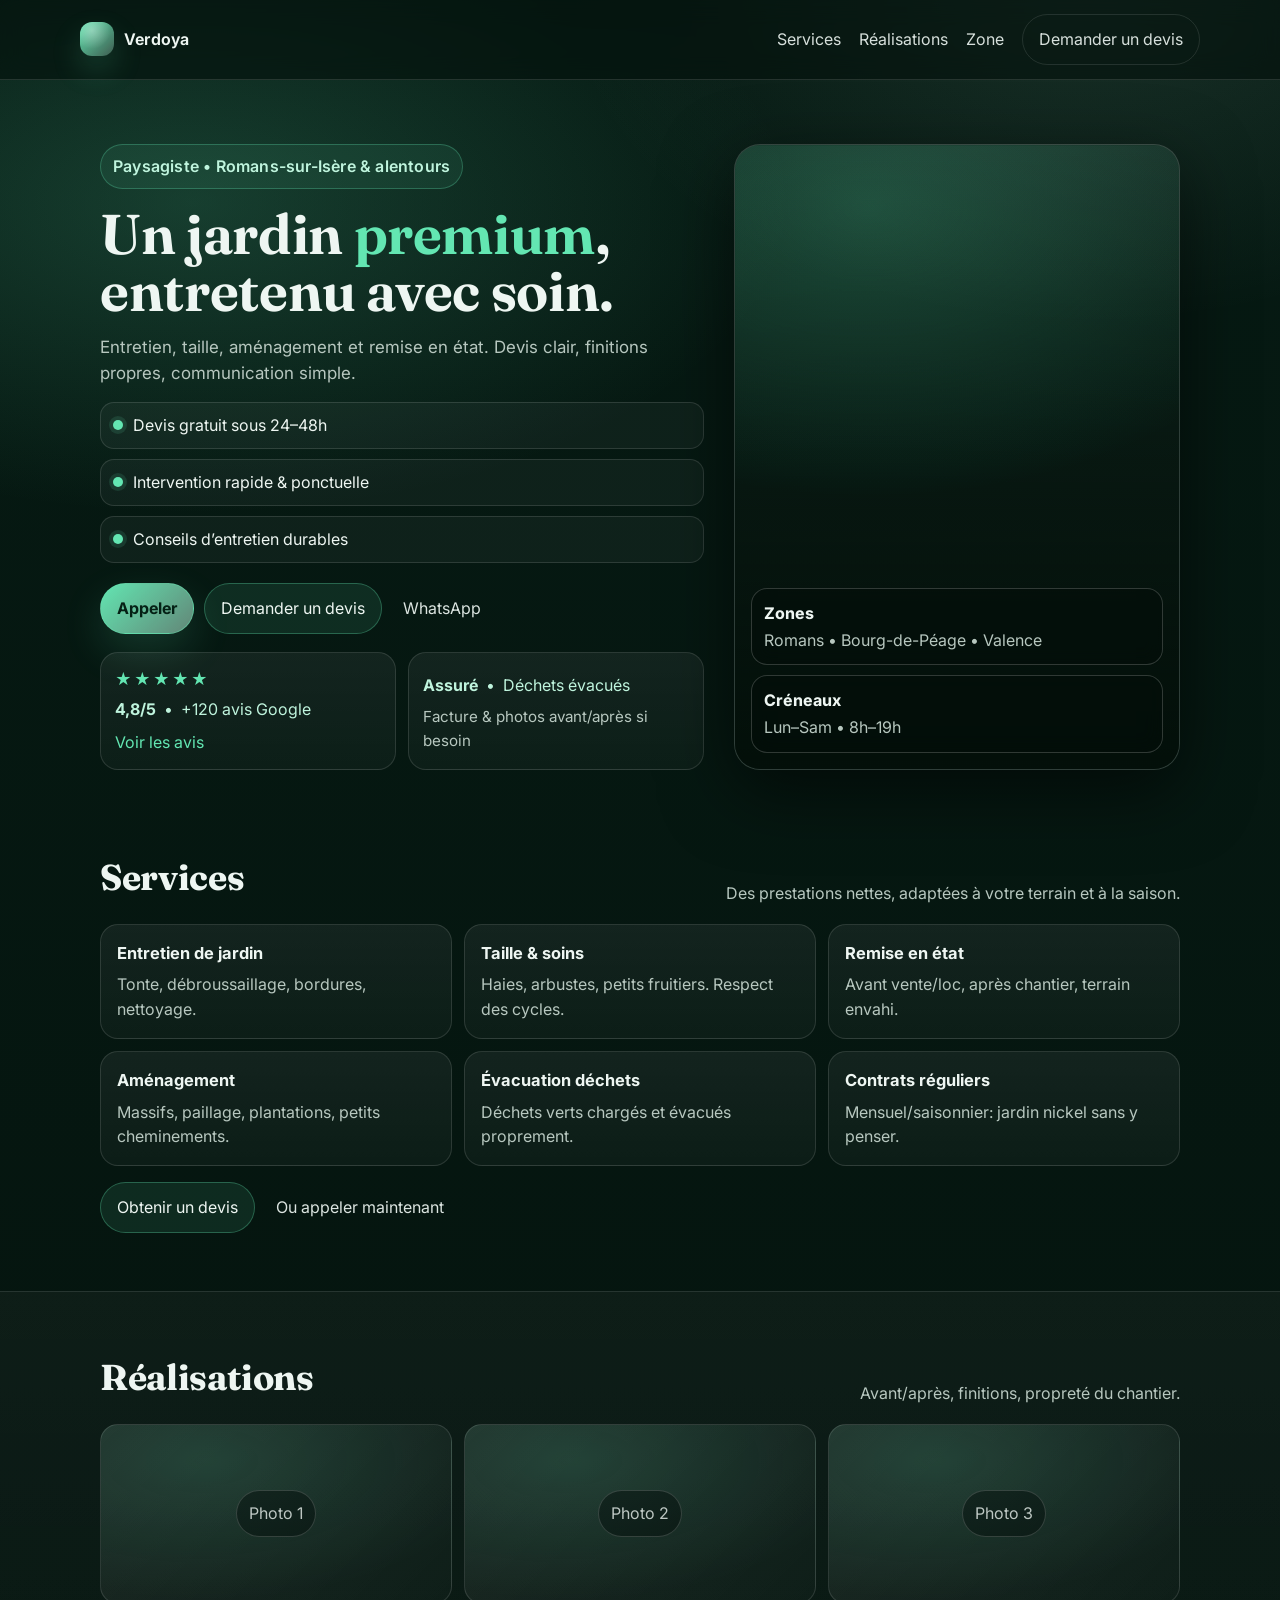
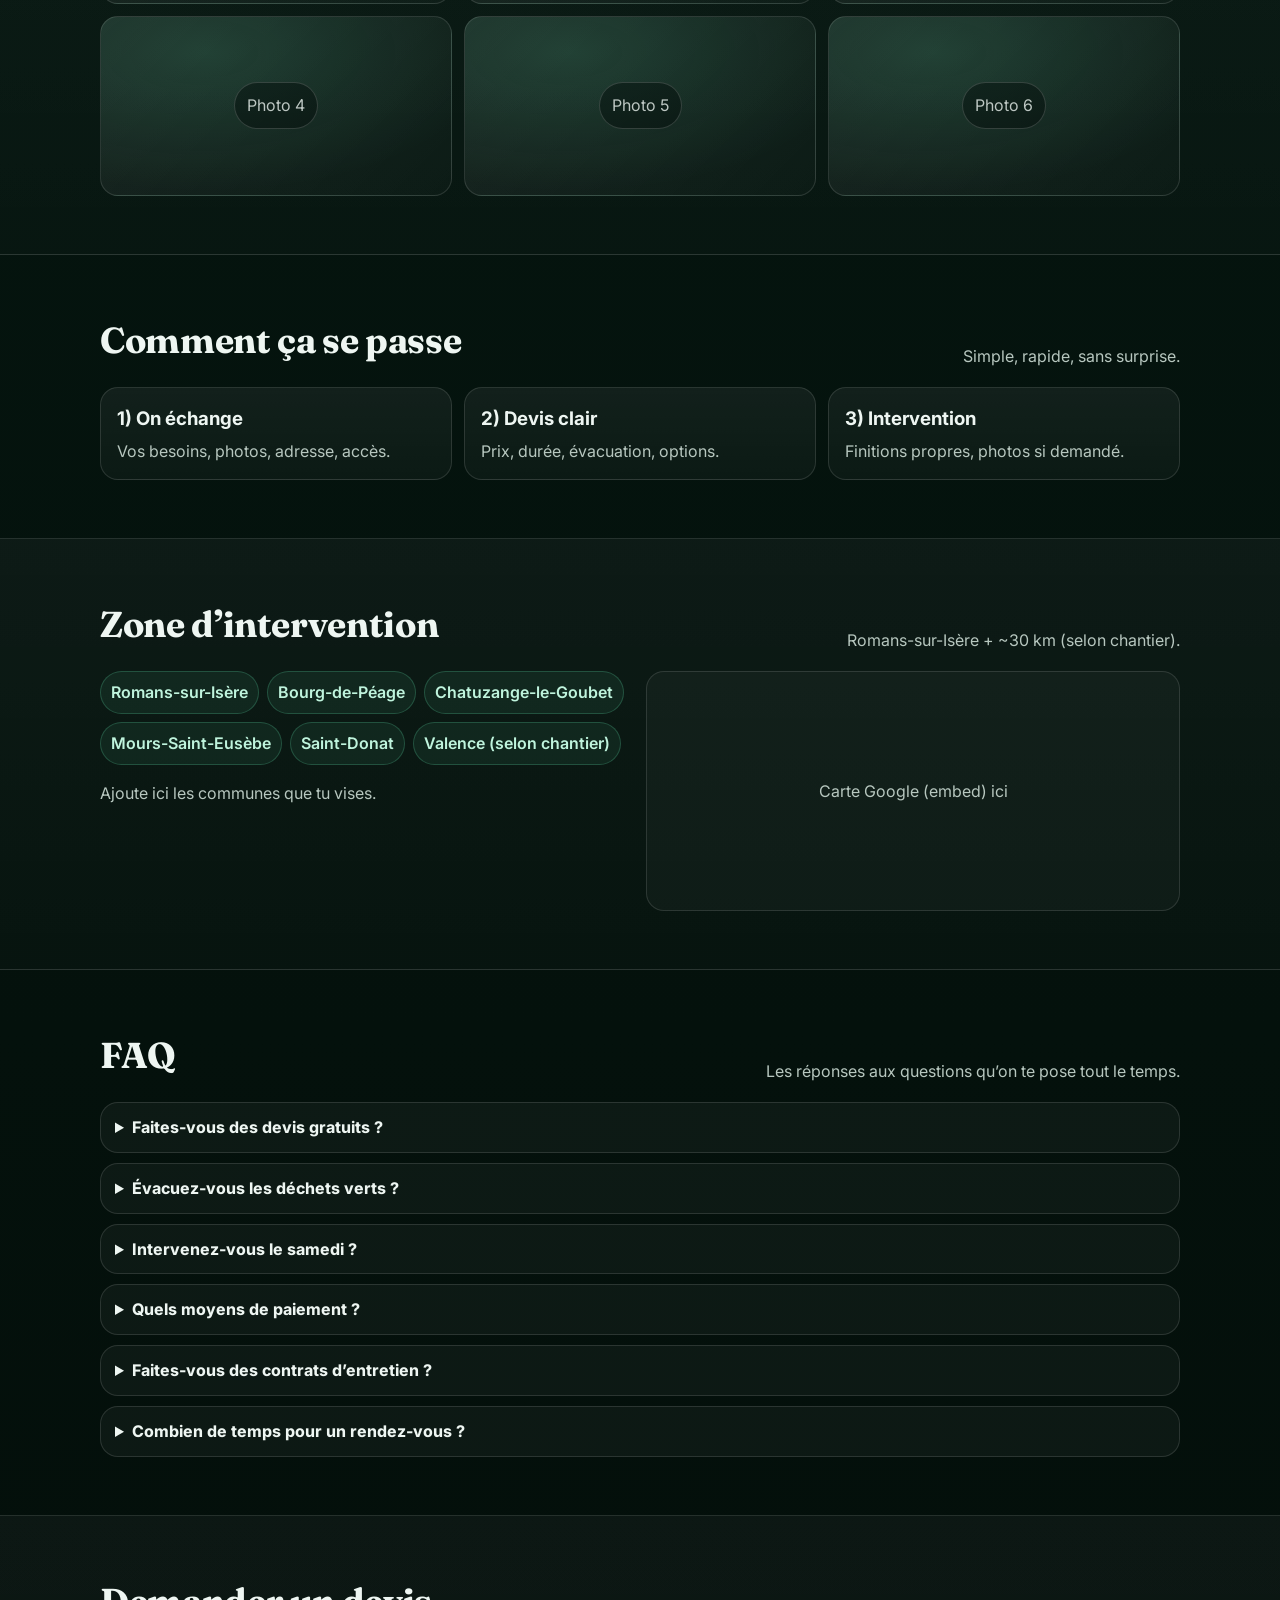
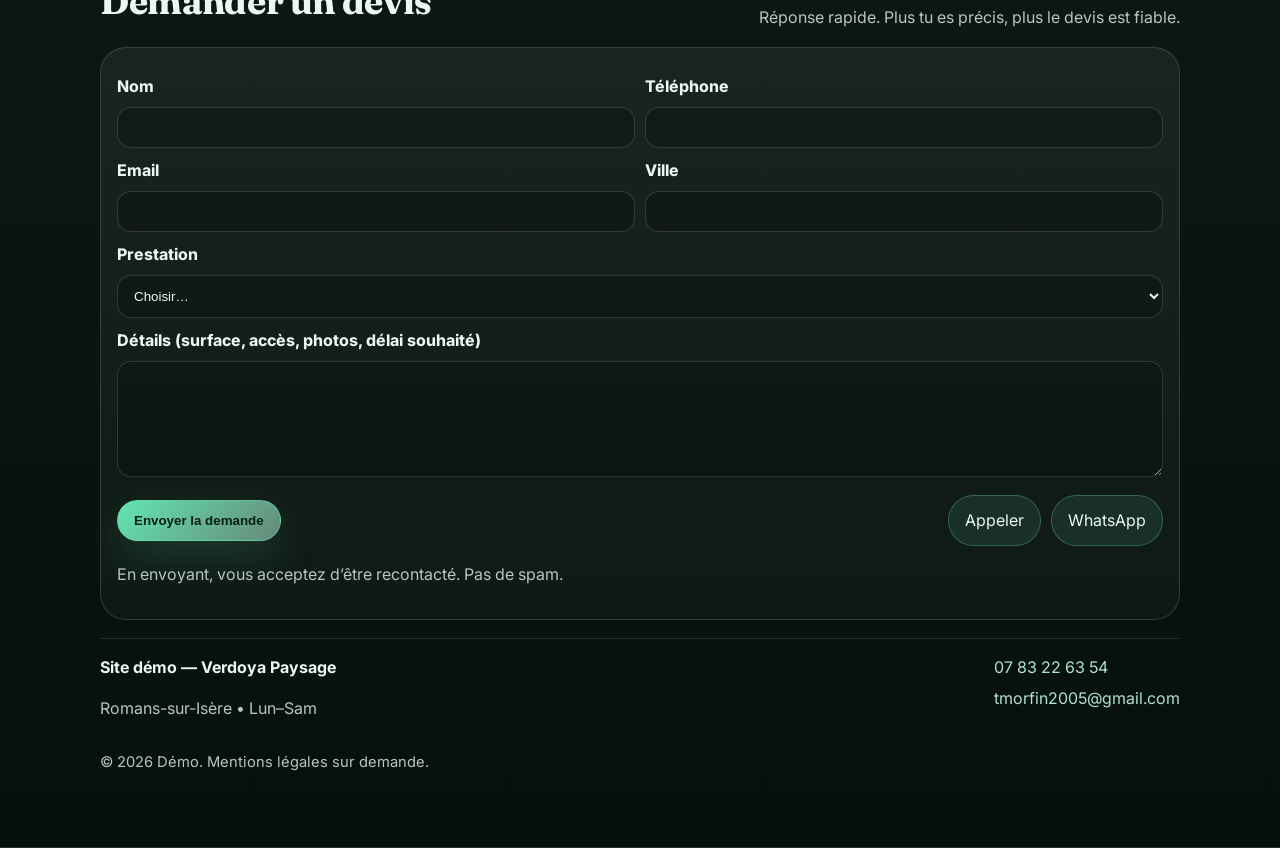
<file: index.html>
<!doctype html>
<html lang="fr">
<head>
  <meta charset="utf-8" />
  <meta name="viewport" content="width=device-width, initial-scale=1" />
  <title>Paysagiste à Romans-sur-Isère | Jardin premium & entretien</title>
  <meta name="description" content="Paysagiste à Romans-sur-Isère. Entretien de jardin, taille, création d'espaces verts. Devis gratuit. Intervention Romans + 30 km." />
  <link rel="preconnect" href="https://fonts.googleapis.com">
  <link rel="preconnect" href="https://fonts.gstatic.com" crossorigin>
  <link href="https://fonts.googleapis.com/css2?family=Fraunces:opsz,wght@9..144,500;9..144,650&family=Inter:wght@400;500;600&display=swap" rel="stylesheet">
  <link rel="stylesheet" href="./styles.css" />
  <meta name="theme-color" content="#0b2a1d" />
</head>
<body>
  <a class="skip" href="#contenu">Aller au contenu</a>

  <header class="topbar">
    <div class="container topbar__inner">
      <a class="brand" href="#">
        <span class="brand__mark" aria-hidden="true"></span>
        <span class="brand__text">Verdoya</span>
      </a>

      <nav class="nav" aria-label="Navigation">
        <a href="#services">Services</a>
        <a href="#realisations">Réalisations</a>
        <a href="#zone">Zone</a>
        <a class="btn btn--ghost" href="#contact">Demander un devis</a>
      </nav>

      <button class="navbtn" type="button" aria-expanded="false" aria-controls="navpanel">
        Menu
      </button>
    </div>

    <div class="navpanel" id="navpanel" hidden>
      <div class="container navpanel__inner">
        <a href="#services">Services</a>
        <a href="#realisations">Réalisations</a>
        <a href="#zone">Zone</a>
        <a href="#contact">Demander un devis</a>
      </div>
    </div>
  </header>

  <main id="contenu">
    <section class="hero">
      <div class="container hero__grid">
        <div class="hero__copy">
          <p class="badge">Paysagiste • Romans-sur-Isère & alentours</p>
          <h1>Un jardin <span class="accent">premium</span>, entretenu avec soin.</h1>
          <p class="lead">
            Entretien, taille, aménagement et remise en état. Devis clair, finitions propres, communication simple.
          </p>

          <ul class="ticks" role="list">
            <li>Devis gratuit sous 24–48h</li>
            <li>Intervention rapide & ponctuelle</li>
            <li>Conseils d’entretien durables</li>
          </ul>

          <div class="cta">
            <a class="btn btn--primary" href="tel:+33783226354">Appeler</a>
            <a class="btn btn--soft" href="#contact">Demander un devis</a>
            <a class="btn btn--link" href="https://wa.me/33783226354" target="_blank" rel="noreferrer">WhatsApp</a>
          </div>

          <div class="proof">
            <div class="proof__card">
              <div class="stars" aria-label="Note 4,8 sur 5">★★★★★</div>
              <div class="proof__meta">
                <strong>4,8/5</strong> • <span>+120 avis Google</span>
              </div>
              <a class="proof__link" href="#" aria-label="Voir les avis Google">Voir les avis</a>
            </div>

            <div class="proof__card">
              <div class="proof__meta">
                <strong>Assuré</strong> • <span>Déchets évacués</span>
              </div>
              <span class="proof__hint">Facture & photos avant/après si besoin</span>
            </div>
          </div>
        </div>

        <div class="hero__media" aria-hidden="true">
          <div class="hero__img"></div>
          <div class="hero__floating">
            <div class="chip"><strong>Zones</strong><span>Romans • Bourg-de-Péage • Valence</span></div>
            <div class="chip"><strong>Créneaux</strong><span>Lun–Sam • 8h–19h</span></div>
          </div>
        </div>
      </div>
    </section>

    <section class="section" id="services">
      <div class="container">
        <div class="section__head">
          <h2>Services</h2>
          <p>Des prestations nettes, adaptées à votre terrain et à la saison.</p>
        </div>

        <div class="cards">
          <article class="card">
            <h3>Entretien de jardin</h3>
            <p>Tonte, débroussaillage, bordures, nettoyage.</p>
          </article>
          <article class="card">
            <h3>Taille & soins</h3>
            <p>Haies, arbustes, petits fruitiers. Respect des cycles.</p>
          </article>
          <article class="card">
            <h3>Remise en état</h3>
            <p>Avant vente/loc, après chantier, terrain envahi.</p>
          </article>
          <article class="card">
            <h3>Aménagement</h3>
            <p>Massifs, paillage, plantations, petits cheminements.</p>
          </article>
          <article class="card">
            <h3>Évacuation déchets</h3>
            <p>Déchets verts chargés et évacués proprement.</p>
          </article>
          <article class="card">
            <h3>Contrats réguliers</h3>
            <p>Mensuel/saisonnier: jardin nickel sans y penser.</p>
          </article>
        </div>

        <div class="section__cta">
          <a class="btn btn--soft" href="#contact">Obtenir un devis</a>
          <a class="btn btn--link" href="tel:+33783226354">Ou appeler maintenant</a>
        </div>
      </div>
    </section>

    <section class="section section--alt" id="realisations">
      <div class="container">
        <div class="section__head">
          <h2>Réalisations</h2>
          <p>Avant/après, finitions, propreté du chantier.</p>
        </div>

        <div class="gallery">
          <figure class="shot"><span>Photo 1</span></figure>
          <figure class="shot"><span>Photo 2</span></figure>
          <figure class="shot"><span>Photo 3</span></figure>
          <figure class="shot"><span>Photo 4</span></figure>
          <figure class="shot"><span>Photo 5</span></figure>
          <figure class="shot"><span>Photo 6</span></figure>
        </div>
      </div>
    </section>

    <section class="section" id="process">
      <div class="container">
        <div class="section__head">
          <h2>Comment ça se passe</h2>
          <p>Simple, rapide, sans surprise.</p>
        </div>

        <ol class="steps">
          <li>
            <h3>1) On échange</h3>
            <p>Vos besoins, photos, adresse, accès.</p>
          </li>
          <li>
            <h3>2) Devis clair</h3>
            <p>Prix, durée, évacuation, options.</p>
          </li>
          <li>
            <h3>3) Intervention</h3>
            <p>Finitions propres, photos si demandé.</p>
          </li>
        </ol>
      </div>
    </section>

    <section class="section section--alt" id="zone">
      <div class="container">
        <div class="section__head">
          <h2>Zone d’intervention</h2>
          <p>Romans-sur-Isère + ~30 km (selon chantier).</p>
        </div>

        <div class="zone">
          <div class="zone__list">
            <ul class="pills" role="list">
              <li>Romans-sur-Isère</li>
              <li>Bourg-de-Péage</li>
              <li>Chatuzange-le-Goubet</li>
              <li>Mours-Saint-Eusèbe</li>
              <li>Saint-Donat</li>
              <li>Valence (selon chantier)</li>
            </ul>
            <p class="muted">Ajoute ici les communes que tu vises.</p>
          </div>
          <div class="zone__map" aria-label="Carte">
            <div class="mapplaceholder">Carte Google (embed) ici</div>
          </div>
        </div>
      </div>
    </section>

    <section class="section" id="faq">
      <div class="container">
        <div class="section__head">
          <h2>FAQ</h2>
          <p>Les réponses aux questions qu’on te pose tout le temps.</p>
        </div>

        <div class="faq">
          <details>
            <summary>Faites-vous des devis gratuits ?</summary>
            <p>Oui, devis gratuit sous 24–48h selon la demande.</p>
          </details>
          <details>
            <summary>Évacuez-vous les déchets verts ?</summary>
            <p>Oui, en option ou inclus selon la prestation.</p>
          </details>
          <details>
            <summary>Intervenez-vous le samedi ?</summary>
            <p>Oui, selon planning.</p>
          </details>
          <details>
            <summary>Quels moyens de paiement ?</summary>
            <p>Virement, espèces, selon accord.</p>
          </details>
          <details>
            <summary>Faites-vous des contrats d’entretien ?</summary>
            <p>Oui, mensuels ou saisonniers.</p>
          </details>
          <details>
            <summary>Combien de temps pour un rendez-vous ?</summary>
            <p>Souvent sous 7 jours, plus rapide en basse saison.</p>
          </details>
        </div>
      </div>
    </section>

    <section class="section section--alt" id="contact">
      <div class="container">
        <div class="section__head">
          <h2>Demander un devis</h2>
          <p>Réponse rapide. Plus tu es précis, plus le devis est fiable.</p>
        </div>

        <form class="form" name="devis" method="POST" data-netlify="true" netlify-honeypot="bot-field" action="/merci.html">
          <input type="hidden" name="form-name" value="devis" />
          <p class="hidden">
            <label>Ne pas remplir: <input name="bot-field" /></label>
          </p>

          <div class="grid2">
            <label>
              <span>Nom</span>
              <input name="nom" autocomplete="name" required />
            </label>

            <label>
              <span>Téléphone</span>
              <input name="tel" inputmode="tel" autocomplete="tel" required />
            </label>
          </div>

          <div class="grid2">
            <label>
              <span>Email</span>
              <input name="email" type="email" autocomplete="email" />
            </label>

            <label>
              <span>Ville</span>
              <input name="ville" autocomplete="address-level2" required />
            </label>
          </div>

          <label>
            <span>Prestation</span>
            <select name="prestation" required>
              <option value="" selected disabled>Choisir…</option>
              <option>Entretien (tonte, bordures)</option>
              <option>Taille (haies, arbustes)</option>
              <option>Remise en état</option>
              <option>Aménagement</option>
              <option>Contrat régulier</option>
            </select>
          </label>

          <label>
            <span>Détails (surface, accès, photos, délai souhaité)</span>
            <textarea name="message" rows="6" required></textarea>
          </label>

          <div class="form__footer">
            <button class="btn btn--primary" type="submit">Envoyer la demande</button>
            <div class="form__alt">
              <a class="btn btn--soft" href="tel:+33783226354">Appeler</a>
              <a class="btn btn--soft" href="https://wa.me/33783226354" target="_blank" rel="noreferrer">WhatsApp</a>
            </div>
          </div>

          <p class="muted">En envoyant, vous acceptez d’être recontacté. Pas de spam.</p>
        </form>

        <footer class="footer">
          <div class="footer__grid">
            <div>
              <strong>Site démo — Verdoya Paysage</strong>
              <p class="muted">Romans-sur-Isère • Lun–Sam</p>
            </div>
            <div class="footer__links">
              <a href="tel:+33783226354">07 83 22 63 54</a>
              <a href="mailto:tmorfin2005@gmail.com">tmorfin2005@gmail.com</a>
            </div>
          </div>
          <p class="tiny muted">© <span id="year"></span> Démo. Mentions légales sur demande.</p>
        </footer>
      </div>
    </section>
  </main>

  <script src="./script.js"></script>
</body>
</html>
</file>
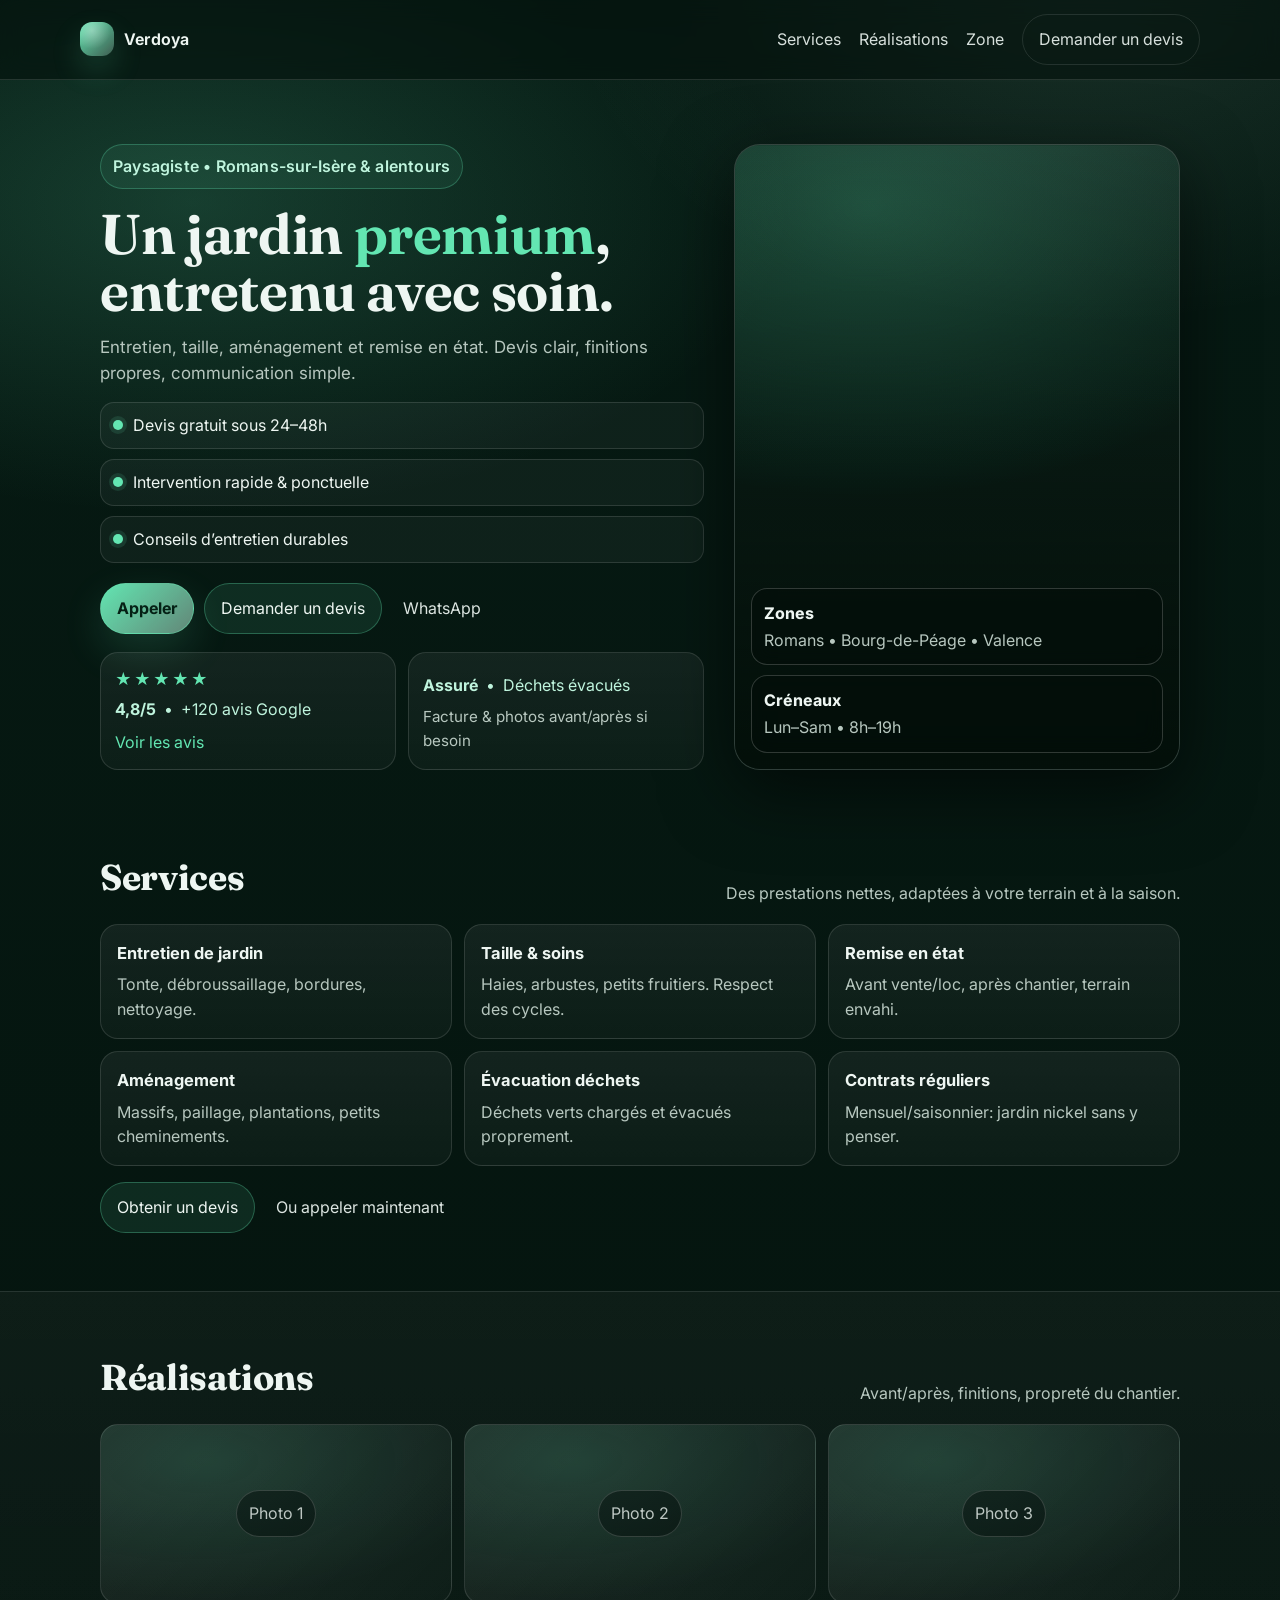
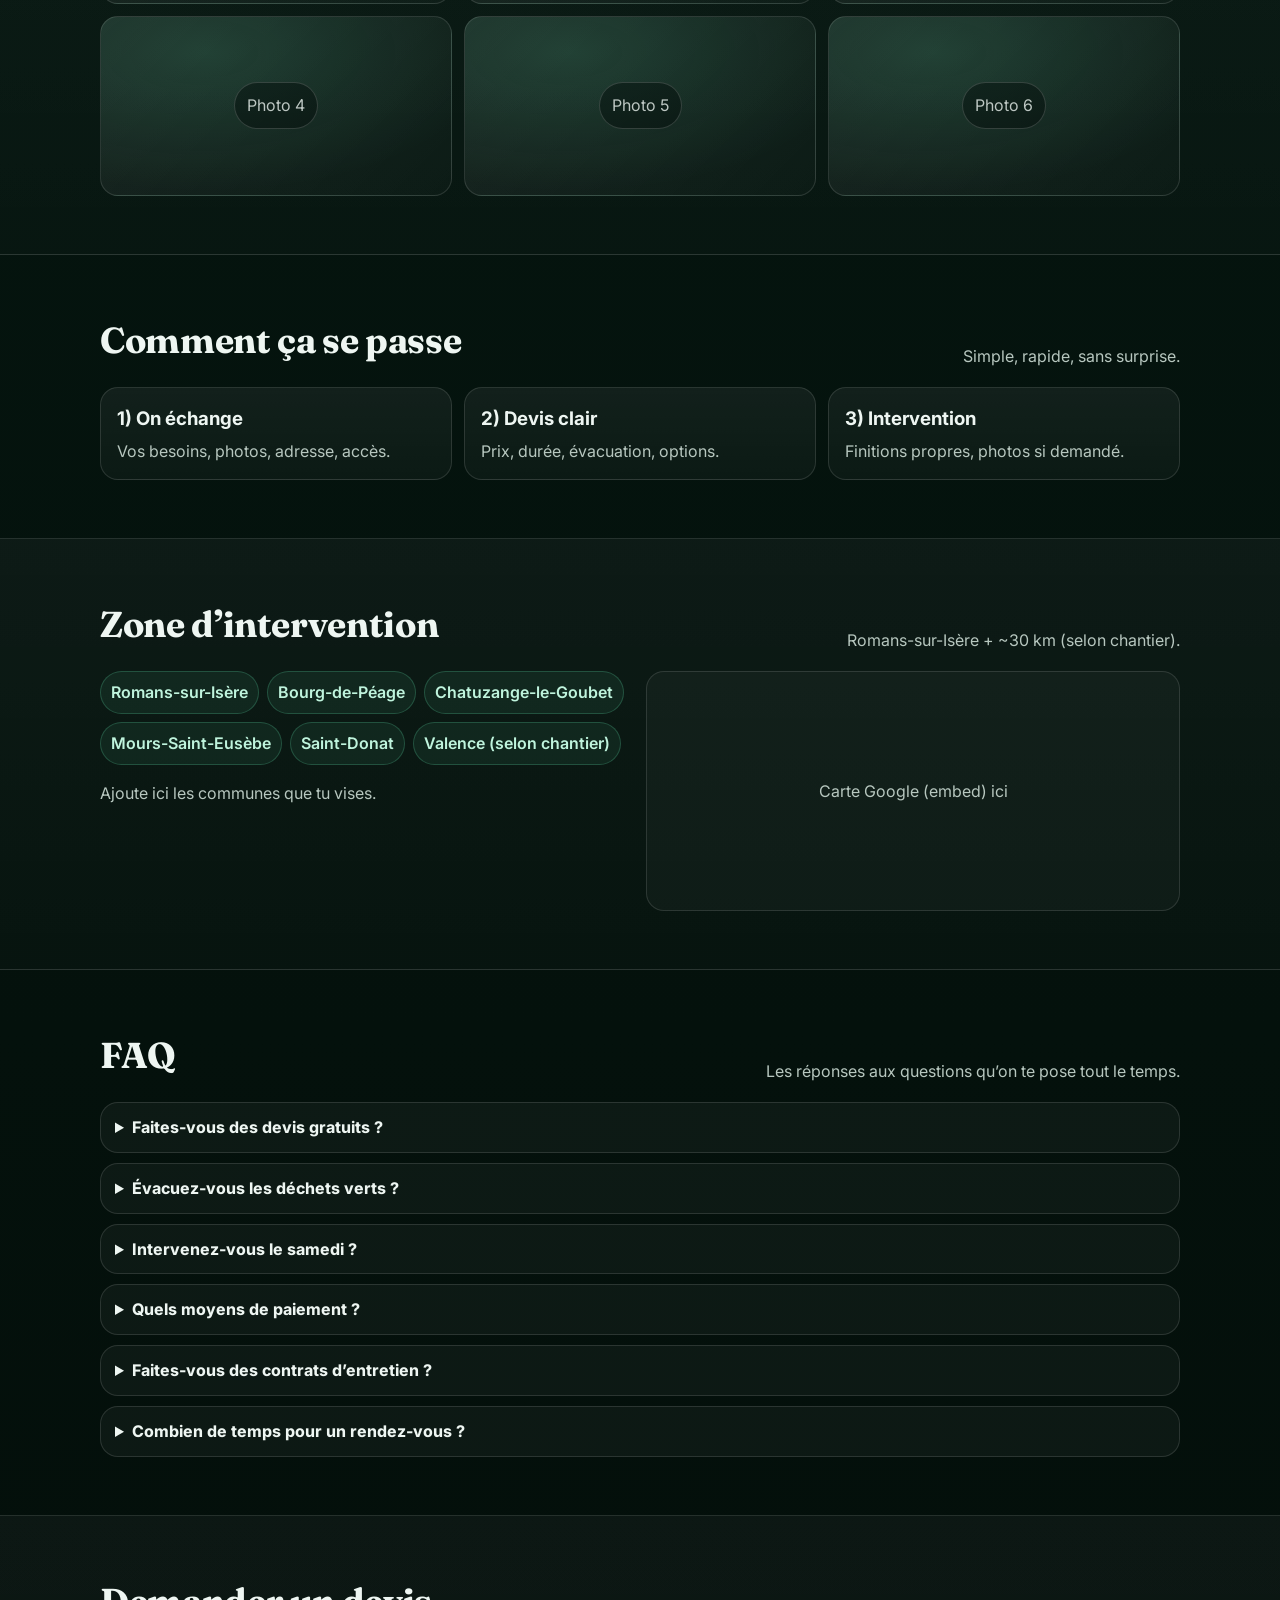
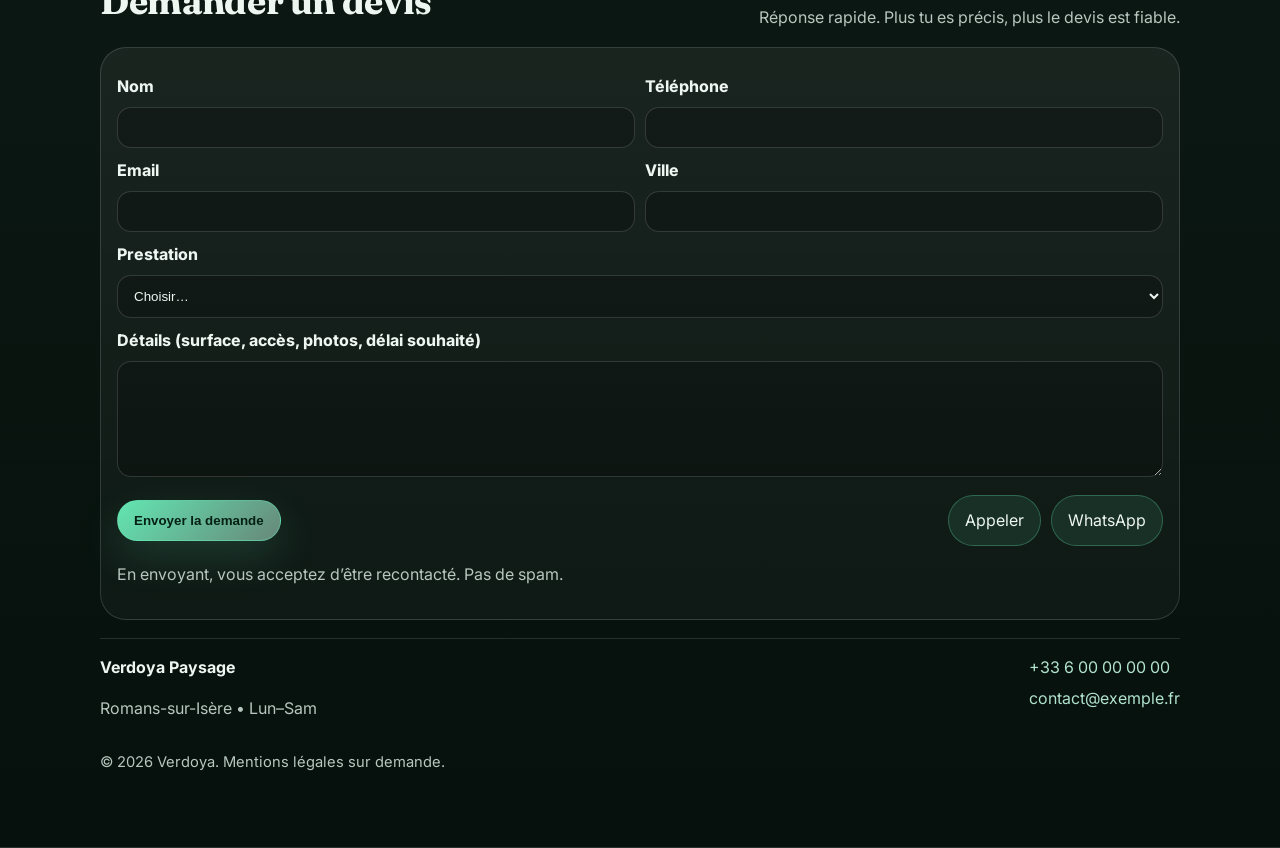
<file: html.html>
<!doctype html>
<html lang="fr">
<head>
  <meta charset="utf-8" />
  <meta name="viewport" content="width=device-width, initial-scale=1" />
  <title>Paysagiste à Romans-sur-Isère | Jardin premium & entretien</title>
  <meta name="description" content="Paysagiste à Romans-sur-Isère. Entretien de jardin, taille, création d'espaces verts. Devis gratuit. Intervention Romans + 30 km." />
  <link rel="preconnect" href="https://fonts.googleapis.com">
  <link rel="preconnect" href="https://fonts.gstatic.com" crossorigin>
  <link href="https://fonts.googleapis.com/css2?family=Fraunces:opsz,wght@9..144,500;9..144,650&family=Inter:wght@400;500;600&display=swap" rel="stylesheet">
  <link rel="stylesheet" href="./styles.css" />
  <meta name="theme-color" content="#0b2a1d" />
</head>
<body>
  <a class="skip" href="#contenu">Aller au contenu</a>

  <header class="topbar">
    <div class="container topbar__inner">
      <a class="brand" href="#">
        <span class="brand__mark" aria-hidden="true"></span>
        <span class="brand__text">Verdoya</span>
      </a>

      <nav class="nav" aria-label="Navigation">
        <a href="#services">Services</a>
        <a href="#realisations">Réalisations</a>
        <a href="#zone">Zone</a>
        <a class="btn btn--ghost" href="#contact">Demander un devis</a>
      </nav>

      <button class="navbtn" type="button" aria-expanded="false" aria-controls="navpanel">
        Menu
      </button>
    </div>

    <div class="navpanel" id="navpanel" hidden>
      <div class="container navpanel__inner">
        <a href="#services">Services</a>
        <a href="#realisations">Réalisations</a>
        <a href="#zone">Zone</a>
        <a href="#contact">Demander un devis</a>
      </div>
    </div>
  </header>

  <main id="contenu">
    <section class="hero">
      <div class="container hero__grid">
        <div class="hero__copy">
          <p class="badge">Paysagiste • Romans-sur-Isère & alentours</p>
          <h1>Un jardin <span class="accent">premium</span>, entretenu avec soin.</h1>
          <p class="lead">
            Entretien, taille, aménagement et remise en état. Devis clair, finitions propres, communication simple.
          </p>

          <ul class="ticks" role="list">
            <li>Devis gratuit sous 24–48h</li>
            <li>Intervention rapide & ponctuelle</li>
            <li>Conseils d’entretien durables</li>
          </ul>

          <div class="cta">
            <a class="btn btn--primary" href="tel:+33600000000">Appeler</a>
            <a class="btn btn--soft" href="#contact">Demander un devis</a>
            <a class="btn btn--link" href="https://wa.me/33600000000" target="_blank" rel="noreferrer">WhatsApp</a>
          </div>

          <div class="proof">
            <div class="proof__card">
              <div class="stars" aria-label="Note 4,8 sur 5">★★★★★</div>
              <div class="proof__meta">
                <strong>4,8/5</strong> • <span>+120 avis Google</span>
              </div>
              <a class="proof__link" href="#" aria-label="Voir les avis Google">Voir les avis</a>
            </div>

            <div class="proof__card">
              <div class="proof__meta">
                <strong>Assuré</strong> • <span>Déchets évacués</span>
              </div>
              <span class="proof__hint">Facture & photos avant/après si besoin</span>
            </div>
          </div>
        </div>

        <div class="hero__media" aria-hidden="true">
          <div class="hero__img"></div>
          <div class="hero__floating">
            <div class="chip"><strong>Zones</strong><span>Romans • Bourg-de-Péage • Valence</span></div>
            <div class="chip"><strong>Créneaux</strong><span>Lun–Sam • 8h–19h</span></div>
          </div>
        </div>
      </div>
    </section>

    <section class="section" id="services">
      <div class="container">
        <div class="section__head">
          <h2>Services</h2>
          <p>Des prestations nettes, adaptées à votre terrain et à la saison.</p>
        </div>

        <div class="cards">
          <article class="card">
            <h3>Entretien de jardin</h3>
            <p>Tonte, débroussaillage, bordures, nettoyage.</p>
          </article>
          <article class="card">
            <h3>Taille & soins</h3>
            <p>Haies, arbustes, petits fruitiers. Respect des cycles.</p>
          </article>
          <article class="card">
            <h3>Remise en état</h3>
            <p>Avant vente/loc, après chantier, terrain envahi.</p>
          </article>
          <article class="card">
            <h3>Aménagement</h3>
            <p>Massifs, paillage, plantations, petits cheminements.</p>
          </article>
          <article class="card">
            <h3>Évacuation déchets</h3>
            <p>Déchets verts chargés et évacués proprement.</p>
          </article>
          <article class="card">
            <h3>Contrats réguliers</h3>
            <p>Mensuel/saisonnier: jardin nickel sans y penser.</p>
          </article>
        </div>

        <div class="section__cta">
          <a class="btn btn--soft" href="#contact">Obtenir un devis</a>
          <a class="btn btn--link" href="tel:+33600000000">Ou appeler maintenant</a>
        </div>
      </div>
    </section>

    <section class="section section--alt" id="realisations">
      <div class="container">
        <div class="section__head">
          <h2>Réalisations</h2>
          <p>Avant/après, finitions, propreté du chantier.</p>
        </div>

        <div class="gallery">
          <figure class="shot"><span>Photo 1</span></figure>
          <figure class="shot"><span>Photo 2</span></figure>
          <figure class="shot"><span>Photo 3</span></figure>
          <figure class="shot"><span>Photo 4</span></figure>
          <figure class="shot"><span>Photo 5</span></figure>
          <figure class="shot"><span>Photo 6</span></figure>
        </div>
      </div>
    </section>

    <section class="section" id="process">
      <div class="container">
        <div class="section__head">
          <h2>Comment ça se passe</h2>
          <p>Simple, rapide, sans surprise.</p>
        </div>

        <ol class="steps">
          <li>
            <h3>1) On échange</h3>
            <p>Vos besoins, photos, adresse, accès.</p>
          </li>
          <li>
            <h3>2) Devis clair</h3>
            <p>Prix, durée, évacuation, options.</p>
          </li>
          <li>
            <h3>3) Intervention</h3>
            <p>Finitions propres, photos si demandé.</p>
          </li>
        </ol>
      </div>
    </section>

    <section class="section section--alt" id="zone">
      <div class="container">
        <div class="section__head">
          <h2>Zone d’intervention</h2>
          <p>Romans-sur-Isère + ~30 km (selon chantier).</p>
        </div>

        <div class="zone">
          <div class="zone__list">
            <ul class="pills" role="list">
              <li>Romans-sur-Isère</li>
              <li>Bourg-de-Péage</li>
              <li>Chatuzange-le-Goubet</li>
              <li>Mours-Saint-Eusèbe</li>
              <li>Saint-Donat</li>
              <li>Valence (selon chantier)</li>
            </ul>
            <p class="muted">Ajoute ici les communes que tu vises.</p>
          </div>
          <div class="zone__map" aria-label="Carte">
            <div class="mapplaceholder">Carte Google (embed) ici</div>
          </div>
        </div>
      </div>
    </section>

    <section class="section" id="faq">
      <div class="container">
        <div class="section__head">
          <h2>FAQ</h2>
          <p>Les réponses aux questions qu’on te pose tout le temps.</p>
        </div>

        <div class="faq">
          <details>
            <summary>Faites-vous des devis gratuits ?</summary>
            <p>Oui, devis gratuit sous 24–48h selon la demande.</p>
          </details>
          <details>
            <summary>Évacuez-vous les déchets verts ?</summary>
            <p>Oui, en option ou inclus selon la prestation.</p>
          </details>
          <details>
            <summary>Intervenez-vous le samedi ?</summary>
            <p>Oui, selon planning.</p>
          </details>
          <details>
            <summary>Quels moyens de paiement ?</summary>
            <p>Virement, espèces, selon accord.</p>
          </details>
          <details>
            <summary>Faites-vous des contrats d’entretien ?</summary>
            <p>Oui, mensuels ou saisonniers.</p>
          </details>
          <details>
            <summary>Combien de temps pour un rendez-vous ?</summary>
            <p>Souvent sous 7 jours, plus rapide en basse saison.</p>
          </details>
        </div>
      </div>
    </section>

    <section class="section section--alt" id="contact">
      <div class="container">
        <div class="section__head">
          <h2>Demander un devis</h2>
          <p>Réponse rapide. Plus tu es précis, plus le devis est fiable.</p>
        </div>

        <!-- Netlify Forms -->
        <form class="form" name="devis" method="POST" data-netlify="true" netlify-honeypot="bot-field">
          <input type="hidden" name="form-name" value="devis" />
          <p class="hidden">
            <label>Ne pas remplir: <input name="bot-field" /></label>
          </p>

          <div class="grid2">
            <label>
              <span>Nom</span>
              <input name="nom" autocomplete="name" required />
            </label>

            <label>
              <span>Téléphone</span>
              <input name="tel" inputmode="tel" autocomplete="tel" required />
            </label>
          </div>

          <div class="grid2">
            <label>
              <span>Email</span>
              <input name="email" type="email" autocomplete="email" />
            </label>

            <label>
              <span>Ville</span>
              <input name="ville" autocomplete="address-level2" required />
            </label>
          </div>

          <label>
            <span>Prestation</span>
            <select name="prestation" required>
              <option value="" selected disabled>Choisir…</option>
              <option>Entretien (tonte, bordures)</option>
              <option>Taille (haies, arbustes)</option>
              <option>Remise en état</option>
              <option>Aménagement</option>
              <option>Contrat régulier</option>
            </select>
          </label>

          <label>
            <span>Détails (surface, accès, photos, délai souhaité)</span>
            <textarea name="message" rows="6" required></textarea>
          </label>

          <div class="form__footer">
            <button class="btn btn--primary" type="submit">Envoyer la demande</button>
            <div class="form__alt">
              <a class="btn btn--soft" href="tel:+33600000000">Appeler</a>
              <a class="btn btn--soft" href="https://wa.me/33600000000" target="_blank" rel="noreferrer">WhatsApp</a>
            </div>
          </div>

          <p class="muted">En envoyant, vous acceptez d’être recontacté. Pas de spam.</p>
        </form>

        <footer class="footer">
          <div class="footer__grid">
            <div>
              <strong>Verdoya Paysage</strong>
              <p class="muted">Romans-sur-Isère • Lun–Sam</p>
            </div>
            <div class="footer__links">
              <a href="tel:+33600000000">+33 6 00 00 00 00</a>
              <a href="mailto:contact@exemple.fr">contact@exemple.fr</a>
            </div>
          </div>
          <p class="tiny muted">© <span id="year"></span> Verdoya. Mentions légales sur demande.</p>
        </footer>
      </div>
    </section>
  </main>

  <script src="./script.js"></script>
</body>
</html>
</file>
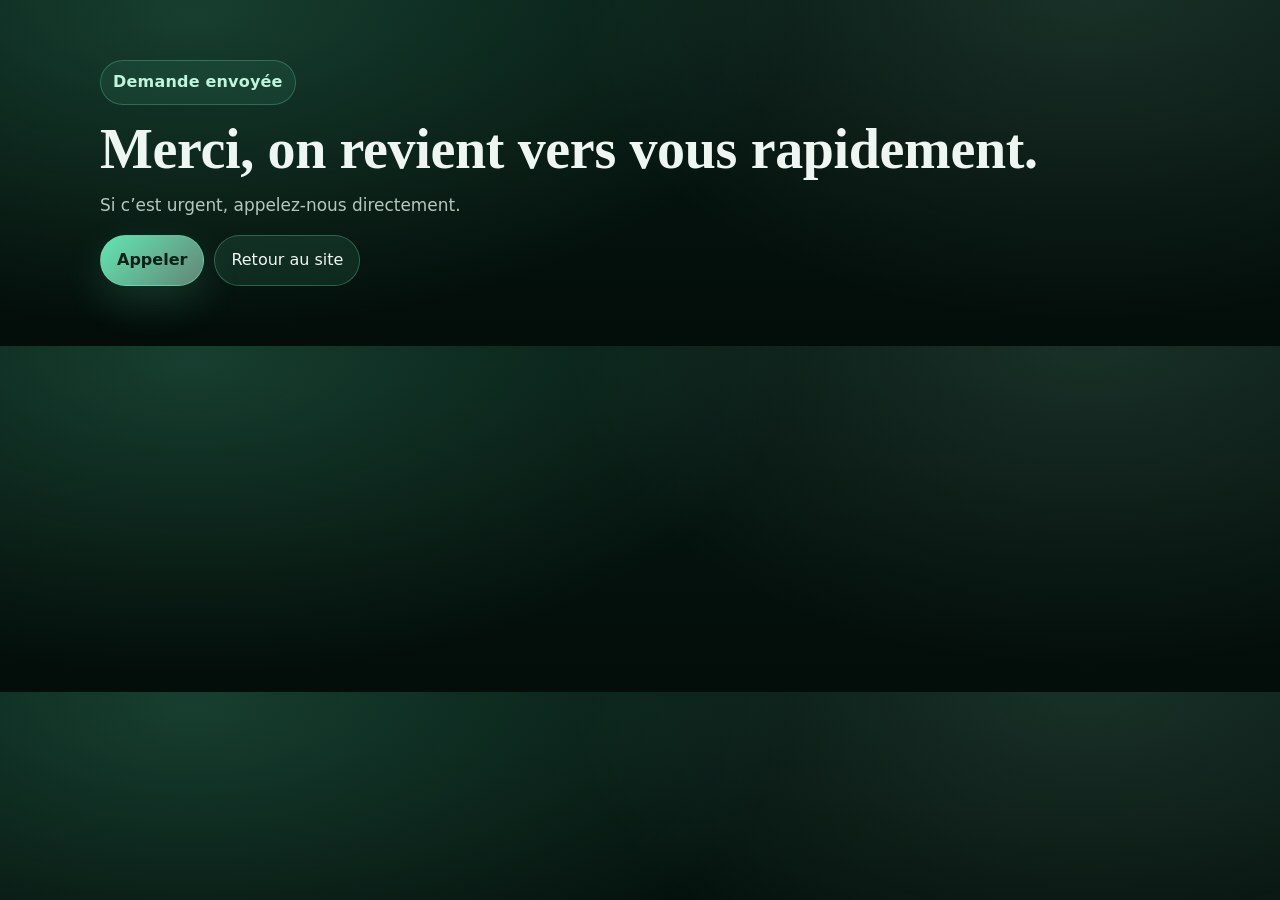
<file: merci.html>
<!doctype html>
<html lang="fr">
<head>
  <meta charset="utf-8" />
  <meta name="viewport" content="width=device-width, initial-scale=1" />
  <title>Merci — Demande envoyée</title>
  <meta name="robots" content="noindex" />
  <link rel="stylesheet" href="./styles.css" />
</head>
<body>
  <main class="container" style="padding:60px 20px">
    <p class="badge">Demande envoyée</p>
    <h1>Merci, on revient vers vous rapidement.</h1>
    <p class="lead">Si c’est urgent, appelez-nous directement.</p>

    <div class="cta" style="margin-top:16px">
      <a class="btn btn--primary" href="tel:+33600000000">Appeler</a>
      <a class="btn btn--soft" href="./">Retour au site</a>
    </div>
  </main>

  <script src="./script.js"></script>
</body>
</html>
</file>
<file: styles.css>
:root{
  --bg0:#04110c;
  --bg1:#061a13;
  --surface: rgba(255,255,255,.06);
  --surface2: rgba(255,255,255,.085);
  --line: rgba(255,255,255,.12);

  --text:#eef6f2;
  --muted:#b7c7bf;

  --accent:#63e6b2;
  --accent2:#bff4dd;

  --shadow: 0 22px 70px rgba(0,0,0,.55);
  --radius: 18px;

  --container: 1120px;
}

*{box-sizing:border-box}
html{scroll-behavior:smooth}
body{
  margin:0;
  color:var(--text);
  background:
    radial-gradient(1000px 520px at 15% 5%, rgba(99,230,178,.18), transparent 60%),
    radial-gradient(900px 560px at 85% 0%, rgba(191,244,221,.10), transparent 58%),
    linear-gradient(180deg, var(--bg1), var(--bg0) 65%, #030d09);
  font-family: Inter, system-ui, -apple-system, Segoe UI, Roboto, Arial, sans-serif;
  line-height:1.55;
  -webkit-font-smoothing: antialiased;
  text-rendering: optimizeLegibility;
}

img{max-width:100%; display:block}
a{color:inherit; text-decoration:none}
a:hover{text-decoration:none}
.container{max-width: var(--container); margin:0 auto; padding:0 20px}

.skip{
  position:absolute; left:-999px; top:12px;
  background:#fff; color:#000; padding:10px 12px; border-radius:12px;
}
.skip:focus{left:12px; z-index:100}

.muted{color:var(--muted)}
.tiny{font-size:.92rem}

/* Top bar */
.topbar{
  position:sticky; top:0; z-index:60;
  background: rgba(4,17,12,.62);
  backdrop-filter: blur(12px);
  border-bottom: 1px solid var(--line);
}
.topbar__inner{
  display:flex; align-items:center; justify-content:space-between;
  gap:16px; padding:14px 0;
}
.brand{
  display:flex; gap:10px; align-items:center;
}
.brand__mark{
  width:34px; height:34px; border-radius:12px;
  background:
    radial-gradient(circle at 35% 25%, rgba(255,255,255,.35), transparent 55%),
    linear-gradient(135deg, rgba(99,230,178,1), rgba(191,244,221,.30));
  box-shadow: 0 14px 30px rgba(99,230,178,.18);
}
.brand__text{font-weight:650; letter-spacing:.2px}

.nav{display:flex; gap:18px; align-items:center}
.nav a{opacity:.9}
.nav a:hover{opacity:1}

.navbtn{
  display:none;
  border:1px solid var(--line);
  background: rgba(255,255,255,.06);
  color: var(--text);
  padding:10px 12px;
  border-radius:12px;
}
.navpanel{
  border-top:1px solid var(--line);
  background: rgba(3,13,9,.88);
}
.navpanel__inner{
  padding:12px 0 16px;
  display:grid; gap:10px;
}
.navpanel a{
  padding:12px 12px;
  border:1px solid var(--line);
  border-radius:14px;
  background:rgba(255,255,255,.05);
}

/* Hero */
.hero{padding:64px 0 22px}
.hero__grid{display:grid; grid-template-columns: 1.15fr .85fr; gap:30px; align-items:stretch}

.badge{
  display:inline-flex; align-items:center; gap:10px;
  padding:9px 12px;
  border-radius: 999px;
  border: 1px solid rgba(99,230,178,.28);
  background: rgba(99,230,178,.08);
  color: var(--accent2);
  font-weight:600;
  letter-spacing:.2px;
  margin:0 0 16px;
}

h1,h2{
  font-family: Fraunces, serif;
  letter-spacing:-.35px;
}
h1{
  margin:0 0 14px;
  font-weight:650;
  font-size: clamp(38px, 4.8vw, 56px);
  line-height:1.03;
}
.accent{color:var(--accent)}
.lead{
  margin:0 0 16px;
  color: var(--muted);
  font-size:1.06rem;
  max-width: 60ch;
}

.ticks{
  margin:14px 0 0;
  padding:0;
  list-style:none;
  display:grid;
  gap:10px;
}
.ticks li{
  display:flex; gap:10px; align-items:flex-start;
  padding:10px 12px;
  border-radius: 14px;
  border: 1px solid var(--line);
  background: rgba(255,255,255,.04);
}
.ticks li::before{
  content:"";
  width:10px; height:10px; margin-top:7px;
  border-radius:999px;
  background: var(--accent);
  box-shadow: 0 0 0 4px rgba(99,230,178,.12);
  flex: 0 0 auto;
}

.cta{display:flex; gap:10px; flex-wrap:wrap; margin:20px 0 0}

/* Buttons */
.btn{
  display:inline-flex; align-items:center; justify-content:center; gap:10px;
  border-radius: 999px;
  padding:12px 16px;
  border: 1px solid var(--line);
  background: rgba(255,255,255,.06);
  color: var(--text);
  transition: transform .12s ease, background .12s ease, border-color .12s ease, box-shadow .12s ease;
}
.btn:hover{
  transform: translateY(-1px);
  background: rgba(255,255,255,.09);
  border-color: rgba(255,255,255,.18);
}
.btn:active{transform: translateY(0)}
.btn--primary{
  background: linear-gradient(135deg, rgba(99,230,178,1), rgba(191,244,221,.50));
  border-color: rgba(99,230,178,.45);
  color: #052015;
  font-weight:700;
  box-shadow: 0 16px 40px rgba(99,230,178,.16);
}
.btn--primary:hover{
  background: linear-gradient(135deg, rgba(99,230,178,1), rgba(191,244,221,.62));
  box-shadow: 0 18px 48px rgba(99,230,178,.20);
}
.btn--soft{
  background: rgba(99,230,178,.10);
  border-color: rgba(99,230,178,.30);
}
.btn--ghost{background: transparent}
.btn--link{
  background: transparent;
  border-color: transparent;
  padding:12px 10px;
  opacity:.92;
}
.btn--link:hover{opacity:1; transform:none; background:transparent; border-color:transparent}

/* Proof cards */
.proof{display:grid; grid-template-columns: 1fr 1fr; gap:12px; margin-top:18px}
.proof__card{
  border-radius: var(--radius);
  border:1px solid var(--line);
  background: linear-gradient(180deg, rgba(255,255,255,.06), rgba(255,255,255,.03));
  padding:14px 14px;
}
.stars{letter-spacing:2px; color: var(--accent)}
.proof__meta{display:flex; gap:8px; flex-wrap:wrap; color: var(--accent2); margin-top:6px}
.proof__link{display:inline-block; margin-top:8px; color: var(--accent)}
.proof__link:hover{text-decoration:underline}
.proof__hint{display:block; margin-top:8px; color: var(--muted); font-size:.95rem}

/* Hero media */
.hero__media{
  position:relative;
  border-radius: calc(var(--radius) + 8px);
  border: 1px solid rgba(255,255,255,.14);
  background: rgba(255,255,255,.03);
  box-shadow: var(--shadow);
  overflow:hidden;
  min-height: 520px;
}
.hero__img{
  position:absolute; inset:0;
  background:
    radial-gradient(800px 500px at 30% 10%, rgba(99,230,178,.22), transparent 58%),
    linear-gradient(180deg, rgba(4,17,12,.0), rgba(4,17,12,.78)),
    url("https://images.unsplash.com/photo-1492496913980-501348b61469?auto=format&fit=crop&w=1600&q=80");
  background-size: cover;
  background-position: center;
  filter: saturate(1.08) contrast(1.06);
}
.hero__floating{
  position:absolute; left:16px; right:16px; bottom:16px;
  display:flex; gap:10px; flex-wrap:wrap;
}
.chip{
  flex:1;
  min-width: 220px;
  border:1px solid rgba(255,255,255,.18);
  background: rgba(3,13,9,.50);
  backdrop-filter: blur(10px);
  border-radius: 16px;
  padding:12px 12px;
}
.chip strong{display:block; font-weight:750}
.chip span{display:block; color:var(--muted); margin-top:2px}

/* Sections */
.section{padding:58px 0}
.section--alt{
  background: linear-gradient(180deg, rgba(255,255,255,.035), rgba(255,255,255,.010));
  border-top: 1px solid var(--line);
  border-bottom: 1px solid var(--line);
}
.section__head{
  display:flex; align-items:flex-end; justify-content:space-between;
  gap:18px; margin-bottom:18px;
}
.section__head h2{
  margin:0;
  font-size: clamp(26px, 3.2vw, 36px);
}
.section__head p{margin:0; color:var(--muted); max-width: 64ch}

.section__cta{display:flex; gap:10px; flex-wrap:wrap; margin-top:16px}

/* Cards */
.cards{
  display:grid;
  grid-template-columns: repeat(3, minmax(0, 1fr));
  gap:12px;
}
.card{
  border-radius: var(--radius);
  border:1px solid var(--line);
  background: linear-gradient(180deg, rgba(255,255,255,.06), rgba(255,255,255,.03));
  padding:16px 16px;
  transition: transform .12s ease, border-color .12s ease, background .12s ease;
}
.card:hover{
  transform: translateY(-2px);
  border-color: rgba(99,230,178,.28);
  background: linear-gradient(180deg, rgba(255,255,255,.075), rgba(255,255,255,.03));
}
.card h3{margin:0 0 6px; font-size:1.03rem}
.card p{margin:0; color:var(--muted)}

/* Gallery */
.gallery{
  display:grid;
  grid-template-columns: repeat(3, minmax(0, 1fr));
  gap:12px;
}
.shot{
  margin:0;
  border-radius: var(--radius);
  border:1px solid var(--line);
  overflow:hidden;
  min-height: 180px;
  background:
    radial-gradient(500px 240px at 30% 20%, rgba(99,230,178,.14), transparent 58%),
    linear-gradient(135deg, rgba(255,255,255,.07), rgba(255,255,255,.02));
  display:grid;
  place-items:center;
  color: rgba(238,246,242,.78);
  position:relative;
}
.shot span{
  padding:10px 12px;
  border-radius:999px;
  border:1px solid rgba(255,255,255,.16);
  background: rgba(3,13,9,.45);
}

/* Steps */
.steps{
  list-style:none;
  margin:0; padding:0;
  display:grid;
  grid-template-columns: repeat(3, minmax(0, 1fr));
  gap:12px;
}
.steps li{
  border-radius: var(--radius);
  border:1px solid var(--line);
  background: linear-gradient(180deg, rgba(255,255,255,.06), rgba(255,255,255,.03));
  padding:16px 16px;
}
.steps h3{margin:0 0 6px}
.steps p{margin:0; color:var(--muted)}

/* Zone */
.zone{
  display:grid;
  grid-template-columns: 1fr 1fr;
  gap:12px;
}
.pills{
  display:flex; flex-wrap:wrap; gap:8px;
  margin:0; padding:0; list-style:none;
}
.pills li{
  border:1px solid rgba(99,230,178,.22);
  background: rgba(99,230,178,.07);
  padding:8px 10px;
  border-radius: 999px;
  color: var(--accent2);
  font-weight:600;
}
.zone__map{
  border:1px solid var(--line);
  border-radius: var(--radius);
  background: rgba(255,255,255,.03);
  min-height: 240px;
  display:grid; place-items:center;
}
.mapplaceholder{color:var(--muted); padding:16px; text-align:center}

/* FAQ */
.faq{display:grid; gap:10px}
details{
  border:1px solid var(--line);
  border-radius: var(--radius);
  background: rgba(255,255,255,.04);
  padding:12px 14px;
}
summary{cursor:pointer; font-weight:750}
details p{margin:10px 0 0; color:var(--muted)}

/* Form */
.form{
  border:1px solid rgba(255,255,255,.14);
  background: linear-gradient(180deg, rgba(255,255,255,.06), rgba(255,255,255,.03));
  border-radius: calc(var(--radius) + 8px);
  padding:16px;
}
label span{display:block; font-weight:750; margin:10px 0 8px}
input, select, textarea{
  width:100%;
  border-radius: 14px;
  border:1px solid rgba(255,255,255,.14);
  background: rgba(0,0,0,.22);
  color: var(--text);
  padding:12px 12px;
  outline:none;
}
input::placeholder, textarea::placeholder{color: rgba(183,199,191,.8)}
input:focus, select:focus, textarea:focus{
  border-color: rgba(99,230,178,.60);
  box-shadow: 0 0 0 4px rgba(99,230,178,.12);
}
.grid2{display:grid; grid-template-columns: 1fr 1fr; gap:10px}
.form__footer{
  display:flex; align-items:center; justify-content:space-between;
  gap:12px; flex-wrap:wrap; margin-top:12px
}
.form__alt{display:flex; gap:10px; flex-wrap:wrap}

.footer{margin-top:18px; border-top:1px solid var(--line); padding-top:16px}
.footer__grid{display:flex; align-items:flex-start; justify-content:space-between; gap:12px; flex-wrap:wrap}
.footer__links{display:grid; gap:6px}
.footer__links a{color: var(--accent2); opacity:.92}
.footer__links a:hover{opacity:1; text-decoration:underline}

.hidden{display:none}

/* Responsive */
@media (max-width: 980px){
  .nav{display:none}
  .navbtn{display:inline-flex}
  .hero__grid{grid-template-columns: 1fr}
  .hero__media{min-height: 420px}
  .proof{grid-template-columns: 1fr}
  .cards{grid-template-columns: 1fr}
  .gallery{grid-template-columns: 1fr 1fr}
  .steps{grid-template-columns: 1fr}
  .zone{grid-template-columns: 1fr}
  .grid2{grid-template-columns: 1fr}
}
@media (prefers-reduced-motion: reduce){
  html{scroll-behavior:auto}
  .btn, .card{transition:none}
}
</file>
